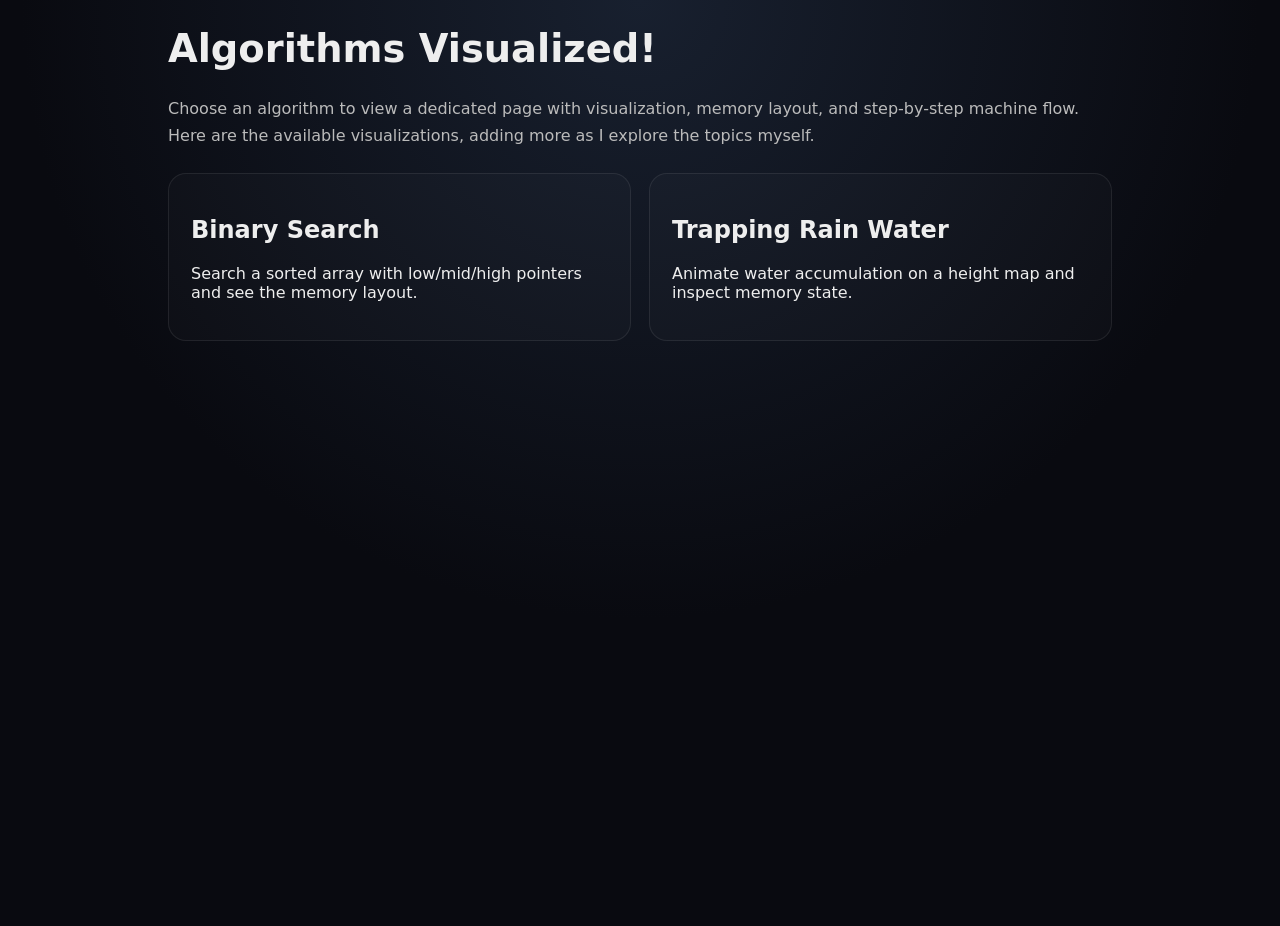
<file: index.html>
<!doctype html>
<html lang="en">
  <head>
    <meta charset="UTF-8" />
    <meta name="viewport" content="width=device-width, initial-scale=1.0" />
    <title>Algorithm Visualized</title>
    <link rel="stylesheet" href="styles.css" />
  </head>
  <body>
    <main>
      <h1>Algorithms Visualized!</h1>
      <p class="intro">
        Choose an algorithm to view a dedicated page with visualization, memory
        layout, and step-by-step machine flow. Here are the available
        visualizations, adding more as I explore the topics myself.
      </p>
      <div class="grid">
        <a class="card" href="algos/binary-search.html">
          <h2>Binary Search</h2>
          <p>
            Search a sorted array with low/mid/high pointers and see the memory
            layout.
          </p>
        </a>
        <a class="card" href="algos/trapping-rain-water.html">
          <h2>Trapping Rain Water</h2>
          <p>
            Animate water accumulation on a height map and inspect memory state.
          </p>
        </a>
      </div>
    </main>
  </body>
</html>
</file>
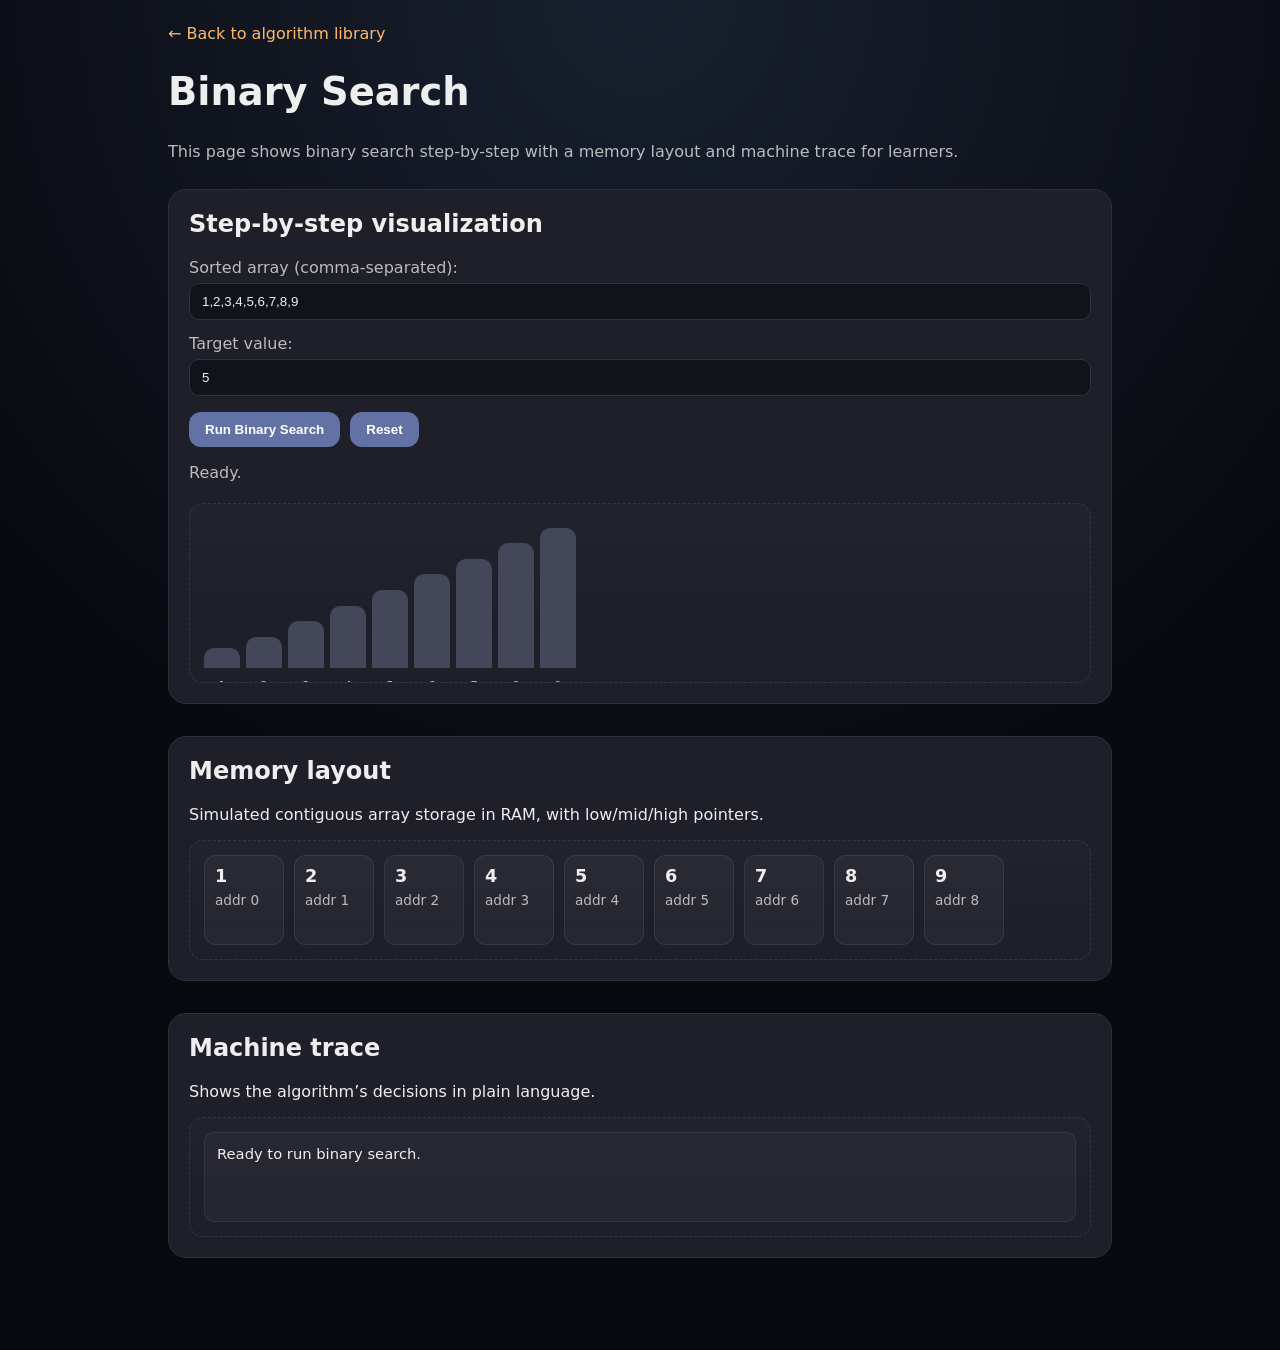
<file: algos/binary-search.html>
<!doctype html>
<html lang="en">
  <head>
    <meta charset="UTF-8" />
    <meta name="viewport" content="width=device-width, initial-scale=1.0" />
    <title>Binary Search Visualization</title>
    <link rel="stylesheet" href="../styles.css" />
  </head>
  <body>
    <main>
      <nav class="top-nav">
        <a href="../index.html">← Back to algorithm library</a>
      </nav>
      <h1>Binary Search</h1>
      <p class="intro">
        This page shows binary search step-by-step with a memory layout and
        machine trace for learners.
      </p>

      <section class="panel">
        <h2>Step-by-step visualization</h2>
        <label for="binary-array">Sorted array (comma-separated):</label>
        <input id="binary-array" value="1,2,3,4,5,6,7,8,9" />
        <label for="binary-target">Target value:</label>
        <input id="binary-target" value="5" type="number" />
        <div class="buttons">
          <button id="binary-run">Run Binary Search</button>
          <button id="binary-reset">Reset</button>
        </div>
        <div id="binary-status" class="status"></div>
        <div id="binary-visual" class="visual"></div>
      </section>

      <section class="panel">
        <h2>Memory layout</h2>
        <p>
          Simulated contiguous array storage in RAM, with low/mid/high pointers.
        </p>
        <div id="binary-memory" class="memory-panel"></div>
      </section>

      <section class="panel">
        <h2>Machine trace</h2>
        <p>Shows the algorithm’s decisions in plain language.</p>
        <div id="binary-trace" class="trace-panel"></div>
      </section>
    </main>
    <script src="../script.js"></script>
  </body>
</html>
</file>
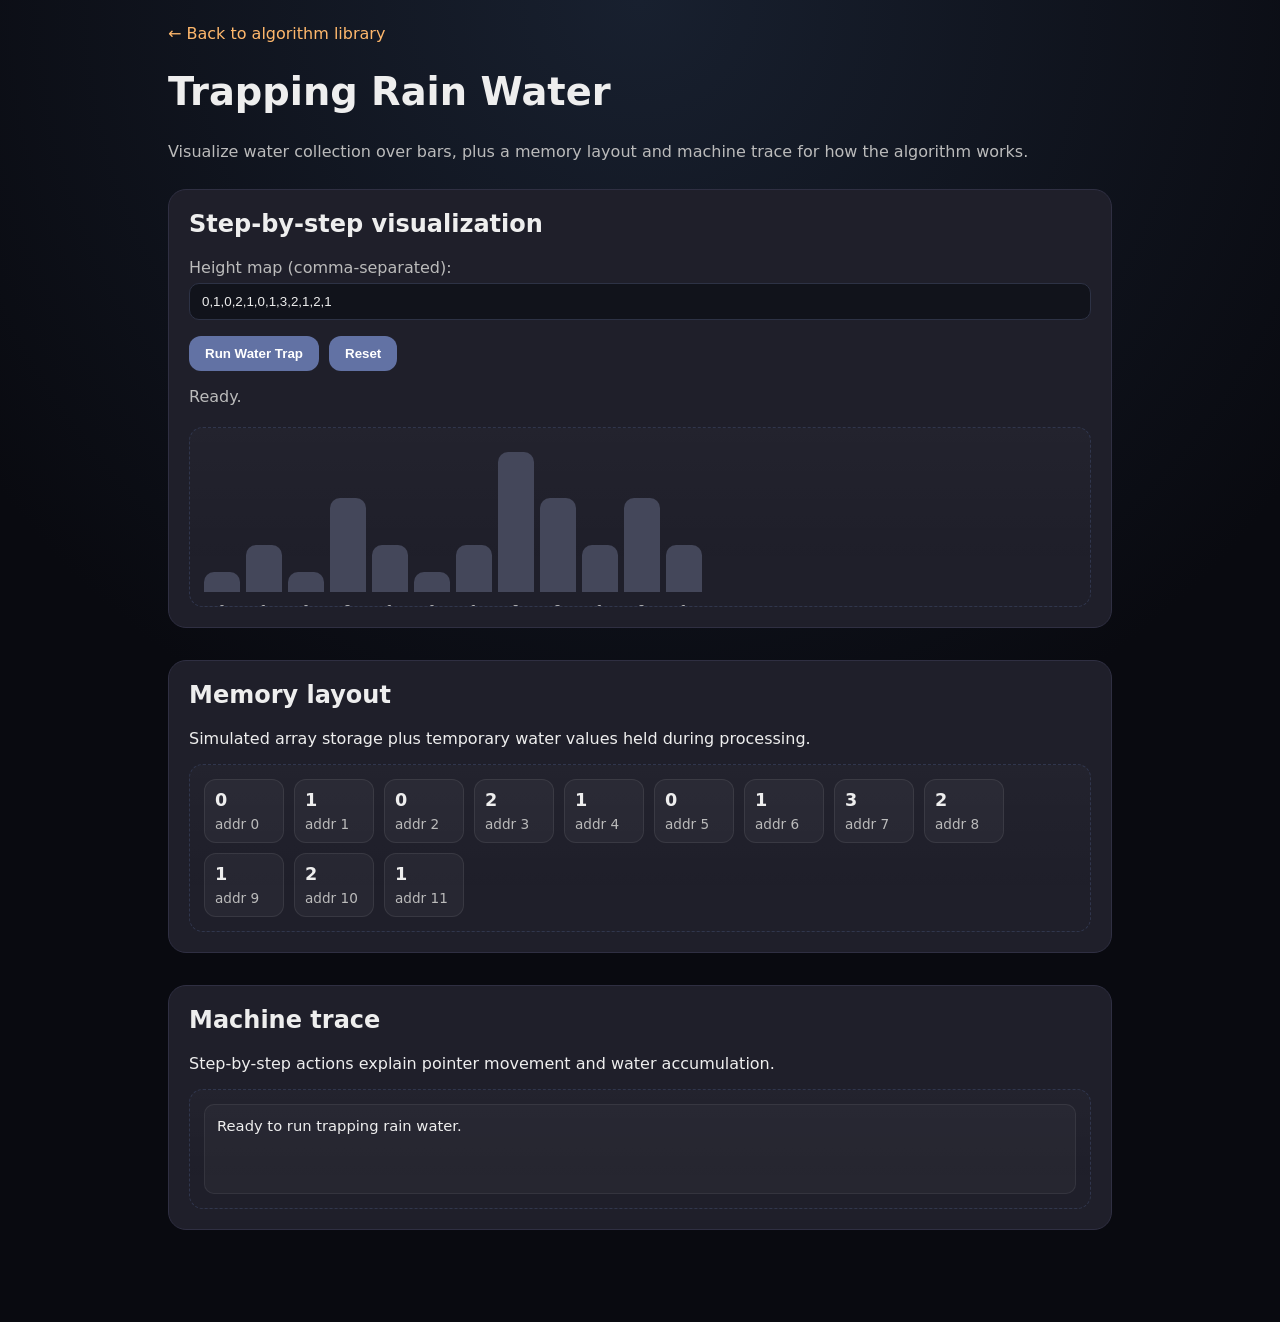
<file: algos/trapping-rain-water.html>
<!doctype html>
<html lang="en">
  <head>
    <meta charset="UTF-8" />
    <meta name="viewport" content="width=device-width, initial-scale=1.0" />
    <title>Trapping Rain Water Visualization</title>
    <link rel="stylesheet" href="../styles.css" />
  </head>
  <body>
    <main>
      <nav class="top-nav">
        <a href="../index.html">← Back to algorithm library</a>
      </nav>
      <h1>Trapping Rain Water</h1>
      <p class="intro">
        Visualize water collection over bars, plus a memory layout and machine
        trace for how the algorithm works.
      </p>

      <section class="panel">
        <h2>Step-by-step visualization</h2>
        <label for="water-array">Height map (comma-separated):</label>
        <input id="water-array" value="0,1,0,2,1,0,1,3,2,1,2,1" />
        <div class="buttons">
          <button id="water-run">Run Water Trap</button>
          <button id="water-reset">Reset</button>
        </div>
        <div id="water-status" class="status"></div>
        <div id="water-visual" class="visual"></div>
      </section>

      <section class="panel">
        <h2>Memory layout</h2>
        <p>
          Simulated array storage plus temporary water values held during
          processing.
        </p>
        <div id="water-memory" class="memory-panel"></div>
      </section>

      <section class="panel">
        <h2>Machine trace</h2>
        <p>
          Step-by-step actions explain pointer movement and water accumulation.
        </p>
        <div id="water-trace" class="trace-panel"></div>
      </section>
    </main>
    <script src="../script.js"></script>
  </body>
</html>
</file>
<file: styles.css>
:root {
  color-scheme: dark;
  --bg: #111;
  --panel: #1f1f2a;
  --text: #eee;
  --muted: #bbb;
  --highlight: #ffb86c;
  --found: #50fa7b;
  --water: #6272a4;
  --border: #2f2f42;
}

* {
  box-sizing: border-box;
}

body {
  margin: 0;
  min-height: 100vh;
  font-family: Inter, system-ui, sans-serif;
  background: radial-gradient(circle at top, #18202f 0%, #090a10 55%);
  color: var(--text);
}

main {
  max-width: 980px;
  margin: 24px auto;
  padding: 0 18px 36px;
}

h1 {
  margin-bottom: 24px;
  font-size: clamp(2rem, 3vw, 3rem);
}

.panel {
  margin-bottom: 32px;
  padding: 20px;
  border: 1px solid var(--border);
  border-radius: 18px;
  background: var(--panel);
}

.panel h2 {
  margin-top: 0;
}

label {
  display: block;
  margin: 14px 0 6px;
  color: var(--muted);
}

input {
  width: 100%;
  padding: 10px 12px;
  background: #11131b;
  border: 1px solid #2d3245;
  border-radius: 10px;
  color: var(--text);
}

.buttons {
  margin: 16px 0;
  display: flex;
  gap: 10px;
  flex-wrap: wrap;
}

button {
  border: none;
  border-radius: 12px;
  padding: 10px 16px;
  background: #6272a4;
  color: #fff;
  font-weight: 600;
  cursor: pointer;
  transition:
    transform 0.15s ease,
    background 0.15s ease;
}

button:hover {
  background: #7287c0;
  transform: translateY(-1px);
}

.status {
  min-height: 26px;
  margin-bottom: 14px;
  color: var(--muted);
}

.visual {
  min-height: 180px;
  padding: 14px;
  border: 1px dashed #30364d;
  border-radius: 14px;
  display: flex;
  align-items: flex-end;
  gap: 6px;
  background: linear-gradient(
    180deg,
    rgba(255, 255, 255, 0.02),
    transparent 80%
  );
  overflow-x: auto;
}

.bar {
  position: relative;
  width: 36px;
  border-radius: 10px 10px 0 0;
  background: #44475a;
  display: flex;
  align-items: flex-end;
  justify-content: center;
}

.bar span {
  position: absolute;
  bottom: -24px;
  font-size: 11px;
  white-space: nowrap;
  color: var(--muted);
}

.bar.highlight {
  background: var(--highlight);
}

.bar.found {
  background: var(--found);
}

.bar.left-pointer::after,
.bar.right-pointer::after {
  content: attr(data-label);
  position: absolute;
  top: -20px;
  font-size: 11px;
  color: var(--text);
}

.bar.water::before {
  content: "";
  position: absolute;
  bottom: 0;
  left: 0;
  width: 100%;
  height: var(--water-height, 0px);
  background: rgba(98, 114, 164, 0.65);
}

.bar.low {
  border: 2px solid #8be9fd;
}

.bar.high {
  border: 2px solid #f1fa8c;
}

.bar.mid {
  border: 2px solid #ff79c6;
}

.bar.left-pointer {
  border-top: 2px solid #8be9fd;
}

.bar.right-pointer {
  border-top: 2px solid #ffb86c;
}

.top-nav {
  margin-bottom: 16px;
}

.top-nav a {
  color: var(--highlight);
  text-decoration: none;
}

.intro {
  margin-bottom: 24px;
  color: var(--muted);
  line-height: 1.7;
}

.grid {
  display: grid;
  grid-template-columns: repeat(auto-fit, minmax(240px, 1fr));
  gap: 18px;
}

.card {
  display: block;
  padding: 22px;
  border: 1px solid rgba(255, 255, 255, 0.08);
  border-radius: 18px;
  background: rgba(255, 255, 255, 0.02);
  color: inherit;
  text-decoration: none;
  transition:
    transform 0.2s ease,
    border-color 0.2s ease,
    box-shadow 0.2s ease;
}

.card:hover {
  transform: translateY(-3px);
  border-color: rgba(255, 255, 255, 0.18);
  box-shadow: 0 18px 50px rgba(0, 0, 0, 0.15);
}

.memory-panel,
.trace-panel {
  min-height: 120px;
  display: flex;
  flex-wrap: wrap;
  gap: 10px;
  padding: 14px;
  border: 1px dashed #30364d;
  border-radius: 14px;
  background: linear-gradient(
    180deg,
    rgba(255, 255, 255, 0.02),
    transparent 80%
  );
}

.memory-cell {
  min-width: 80px;
  padding: 10px;
  border-radius: 12px;
  background: rgba(255, 255, 255, 0.04);
  border: 1px solid rgba(255, 255, 255, 0.08);
  color: var(--text);
}

.memory-cell.active {
  background: rgba(255, 184, 108, 0.14);
  border-color: rgba(255, 184, 108, 0.35);
}

.memory-value {
  font-size: 1.1rem;
  font-weight: 700;
}

.memory-address {
  margin-top: 6px;
  font-size: 0.85rem;
  color: var(--muted);
}

.memory-note {
  margin-top: 8px;
  font-size: 0.8rem;
  color: var(--highlight);
}

.trace-entry {
  width: 100%;
  padding: 10px 12px;
  border-radius: 10px;
  background: rgba(255, 255, 255, 0.03);
  border: 1px solid rgba(255, 255, 255, 0.07);
  font-size: 0.92rem;
  line-height: 1.5;
}

.trace-entry strong {
  color: var(--highlight);
}
</file>
